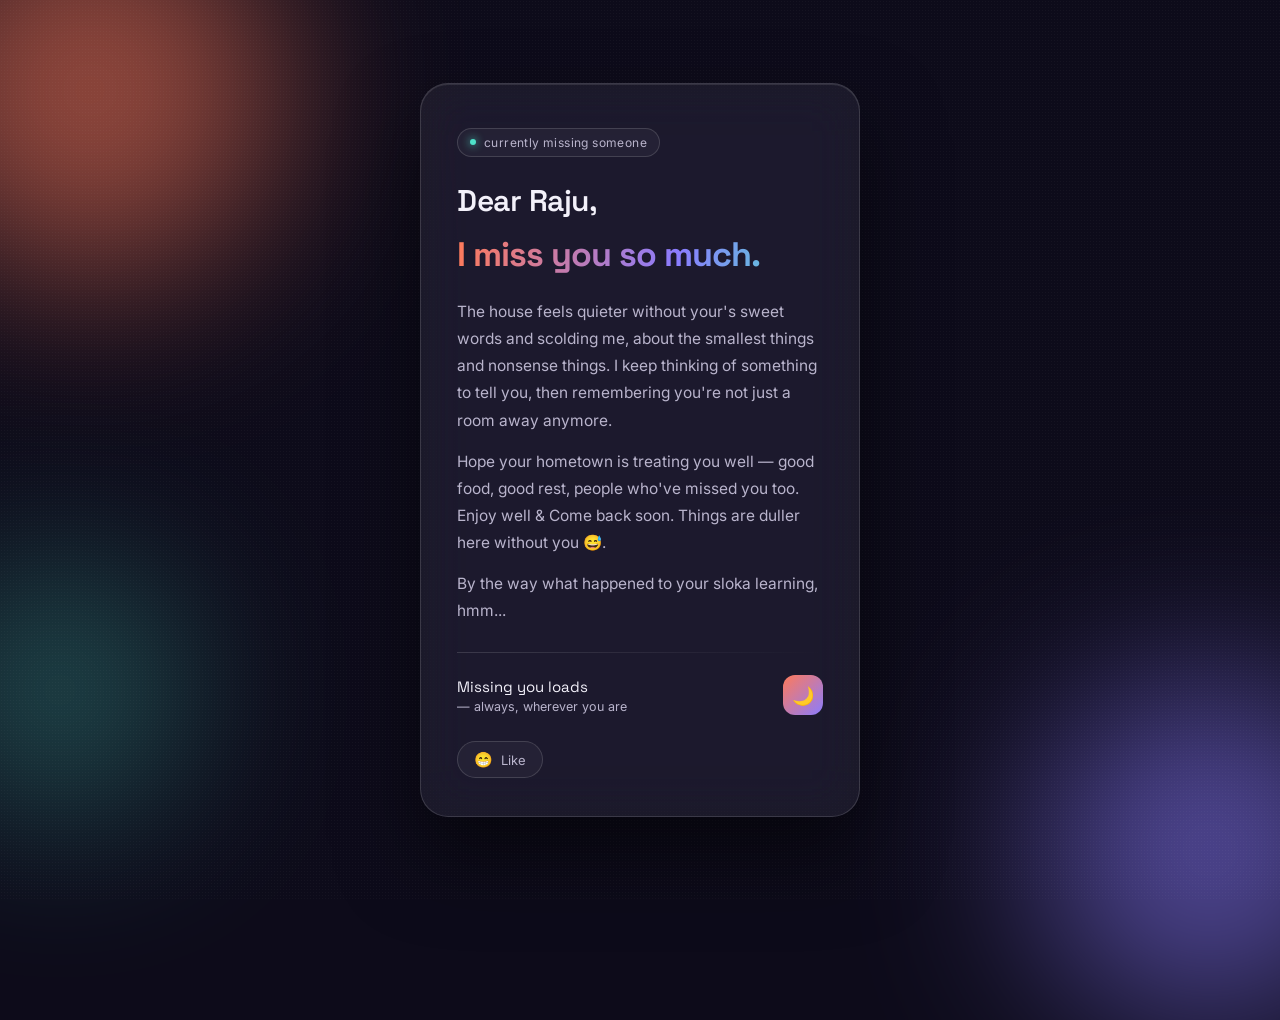
<file: index.html>
<!DOCTYPE html>
<html lang="en">
<head>
<meta charset="UTF-8">
<meta name="viewport" content="width=device-width, initial-scale=1.0">
<title>Dear Raju</title>
<link rel="preconnect" href="https://fonts.googleapis.com">
<link href="https://fonts.googleapis.com/css2?family=Space+Grotesk:wght@400;500;600;700&family=Inter:wght@300;400;500&display=swap" rel="stylesheet">
<style>
  :root {
    --bg-deep: #0D0B1A;
    --coral: #FF7A59;
    --violet: #8B7CFF;
    --teal: #4EE2C9;
    --ink: #F3F1FA;
    --ink-dim: #B9B4CC;
    --glass: rgba(255,255,255,0.06);
    --glass-border: rgba(255,255,255,0.14);
  }

  * { box-sizing: border-box; margin: 0; padding: 0; }
  html, body { height: 100%; }

  body {
    font-family: 'Inter', sans-serif;
    background: var(--bg-deep);
    min-height: 100vh;
    display: flex;
    align-items: center;
    justify-content: center;
    padding: 32px 18px;
    overflow: hidden;
    position: relative;
  }

  .blob {
    position: absolute;
    border-radius: 50%;
    filter: blur(90px);
    opacity: 0.55;
    animation: drift 14s ease-in-out infinite;
  }
  .blob.one {
    width: 380px; height: 380px;
    background: var(--coral);
    top: -100px; left: -100px;
    animation-delay: 0s;
  }
  .blob.two {
    width: 340px; height: 340px;
    background: var(--violet);
    bottom: -120px; right: -100px;
    animation-delay: -5s;
  }
  .blob.three {
    width: 240px; height: 240px;
    background: var(--teal);
    bottom: 10%; left: -60px;
    opacity: 0.35;
    animation-delay: -9s;
  }

  @keyframes drift {
    0%, 100% { transform: translate(0,0) scale(1); }
    50% { transform: translate(30px,-20px) scale(1.08); }
  }

  .noise {
    position: absolute;
    inset: 0;
    background-image: radial-gradient(rgba(255,255,255,0.03) 1px, transparent 1px);
    background-size: 3px 3px;
    pointer-events: none;
  }

  .card {
    position: relative;
    width: 100%;
    max-width: 440px;
    background: var(--glass);
    border: 1px solid var(--glass-border);
    backdrop-filter: blur(24px) saturate(140%);
    -webkit-backdrop-filter: blur(24px) saturate(140%);
    border-radius: 28px;
    padding: 44px 36px 38px;
    box-shadow: 0 40px 80px rgba(0,0,0,0.5), inset 0 1px 0 rgba(255,255,255,0.1);
    opacity: 0;
    transform: translateY(18px);
    animation: rise 0.9s cubic-bezier(0.16, 1, 0.3, 1) forwards;
    animation-delay: 0.15s;
  }

  @keyframes rise {
    to { opacity: 1; transform: translateY(0); }
  }

  .tag {
    display: inline-flex;
    align-items: center;
    gap: 8px;
    font-size: 12px;
    color: var(--ink-dim);
    letter-spacing: 0.4px;
    padding: 6px 12px;
    border: 1px solid var(--glass-border);
    border-radius: 100px;
    background: rgba(255,255,255,0.04);
  }

  .tag .dot {
    width: 6px; height: 6px;
    border-radius: 50%;
    background: var(--teal);
    box-shadow: 0 0 8px var(--teal);
    animation: pulse 2s ease-in-out infinite;
  }

  @keyframes pulse {
    0%, 100% { opacity: 1; }
    50% { opacity: 0.3; }
  }

  .greeting {
    font-family: 'Space Grotesk', sans-serif;
    font-weight: 600;
    font-size: 30px;
    color: var(--ink);
    margin-top: 24px;
    letter-spacing: -0.5px;
  }

  .hero-line {
    font-family: 'Space Grotesk', sans-serif;
    font-weight: 700;
    font-size: 34px;
    line-height: 1.25;
    margin-top: 14px;
    letter-spacing: -1px;
    background: linear-gradient(100deg, var(--coral), var(--violet) 60%, var(--teal));
    -webkit-background-clip: text;
    background-clip: text;
    color: transparent;
  }

  .message {
    margin-top: 22px;
    font-size: 15.5px;
    line-height: 1.75;
    color: var(--ink-dim);
  }

  .message p { margin-bottom: 14px; }

  .divider {
    height: 1px;
    margin: 28px 0 22px;
    background: linear-gradient(90deg, var(--glass-border), transparent);
  }

  .footer-row {
    display: flex;
    align-items: center;
    justify-content: space-between;
  }

  .signoff {
    font-family: 'Space Grotesk', sans-serif;
    font-size: 15px;
    color: var(--ink);
  }

  .signoff span {
    display: block;
    color: var(--ink-dim);
    font-size: 12.5px;
    margin-top: 3px;
    font-family: 'Inter', sans-serif;
  }

  .heart {
    width: 40px; height: 40px;
    border-radius: 12px;
    background: linear-gradient(135deg, var(--coral), var(--violet));
    display: flex;
    align-items: center;
    justify-content: center;
    font-size: 18px;
    animation: beat 1.8s ease-in-out infinite;
  }

  @keyframes beat {
    0%, 100% { transform: scale(1); }
    50% { transform: scale(1.12); }
  }

  .engage-row {
    display: flex;
    align-items: center;
    gap: 14px;
    margin-top: 26px;
  }

  .like-btn {
    display: flex;
    align-items: center;
    gap: 8px;
    background: rgba(255,255,255,0.04);
    border: 1px solid var(--glass-border);
    border-radius: 100px;
    padding: 8px 16px;
    cursor: pointer;
    color: var(--ink-dim);
    font-family: 'Inter', sans-serif;
    font-size: 13px;
    transition: border-color 0.2s ease, color 0.2s ease;
  }

  .like-btn:hover { border-color: var(--coral); }

  .like-btn .icon {
    font-size: 15px;
    transition: transform 0.25s cubic-bezier(0.34, 1.56, 0.64, 1);
  }

  .like-btn.liked {
    color: var(--ink);
    border-color: var(--coral);
    background: rgba(255,122,89,0.1);
  }

  .like-btn.liked .icon { transform: scale(1.25); }

  .like-btn.bump .icon { animation: pop 0.4s cubic-bezier(0.34, 1.56, 0.64, 1); }

  @keyframes pop {
    0% { transform: scale(1); }
    40% { transform: scale(1.5); }
    100% { transform: scale(1.25); }
  }

  .comment-count {
    font-size: 13px;
    color: var(--ink-dim);
  }

  .comments {
    margin-top: 18px;
  }

  .comments-title {
    font-family: 'Space Grotesk', sans-serif;
    font-size: 12.5px;
    letter-spacing: 0.4px;
    text-transform: uppercase;
    color: var(--ink-dim);
    margin-bottom: 12px;
  }

  .comment-form {
    display: flex;
    gap: 8px;
    margin-bottom: 16px;
  }

  .comment-input {
    flex: 1;
    background: rgba(255,255,255,0.05);
    border: 1px solid var(--glass-border);
    border-radius: 12px;
    padding: 10px 14px;
    color: var(--ink);
    font-family: 'Inter', sans-serif;
    font-size: 13.5px;
    outline: none;
    transition: border-color 0.2s ease;
  }

  .comment-input::placeholder { color: var(--ink-dim); opacity: 0.7; }
  .comment-input:focus { border-color: var(--violet); }

  .comment-send {
    background: linear-gradient(135deg, var(--coral), var(--violet));
    border: none;
    border-radius: 12px;
    padding: 0 16px;
    color: var(--ink);
    font-family: 'Space Grotesk', sans-serif;
    font-weight: 600;
    font-size: 13px;
    cursor: pointer;
    transition: opacity 0.2s ease;
  }

  .comment-send:hover { opacity: 0.85; }

  .comment-list {
    display: flex;
    flex-direction: column;
    gap: 10px;
  }

  .comment-item {
    background: rgba(255,255,255,0.04);
    border: 1px solid var(--glass-border);
    border-radius: 14px;
    padding: 10px 14px;
    font-size: 13.5px;
    color: var(--ink-dim);
    line-height: 1.5;
    opacity: 0;
    transform: translateY(6px);
    animation: commentIn 0.35s ease forwards;
  }

  @keyframes commentIn {
    to { opacity: 1; transform: translateY(0); }
  }

  .comment-item .who {
    color: var(--ink);
    font-weight: 500;
    font-family: 'Space Grotesk', sans-serif;
    font-size: 12.5px;
    margin-bottom: 3px;
  }

  .comment-empty {
    font-size: 13px;
    color: var(--ink-dim);
    opacity: 0.6;
    font-style: italic;
  }

  @media (max-width: 460px) {
    .card { padding: 36px 24px 30px; border-radius: 22px; }
    .hero-line { font-size: 27px; }
    .greeting { font-size: 24px; }
  }

  @media (prefers-reduced-motion: reduce) {
    .blob, .tag .dot, .heart, .card { animation: none; }
    .card { opacity: 1; transform: none; }
  }
</style>
</head>
<body>

  <div class="blob one"></div>
  <div class="blob two"></div>
  <div class="blob three"></div>
  <div class="noise"></div>

  <div class="card">
    <div class="tag"><span class="dot"></span>currently missing someone</div>

    <div class="greeting">Dear Raju,</div>
    <div class="hero-line">I miss you so much.</div>

    <div class="message">
      <p>The house feels quieter without your's sweet words and scolding  me, about the smallest things and nonsense things. I keep thinking of something to tell you, then remembering you're not just a room away anymore.</p>
      <p>Hope your hometown is treating you well — good food, good rest, people who've missed you too. Enjoy well & Come back soon. Things are duller here without you 😅.</p>
      <p>By the way what happened to your sloka learning, hmm... </p>
    </div>

    <div class="divider"></div>

    <div class="footer-row">
      <div class="signoff">
        Missing you loads
        <span>— always, wherever you are</span>
      </div>
      <div class="heart">🌙</div>
    </div>

    <div class="engage-row">
      <button class="like-btn" id="likeBtn" onclick="toggleLike()">
        <span class="icon" id="likeIcon">😁</span>
        <span id="likeLabel">Like</span>
      </button>
    
  </div>

</body>
</html>
</file>
